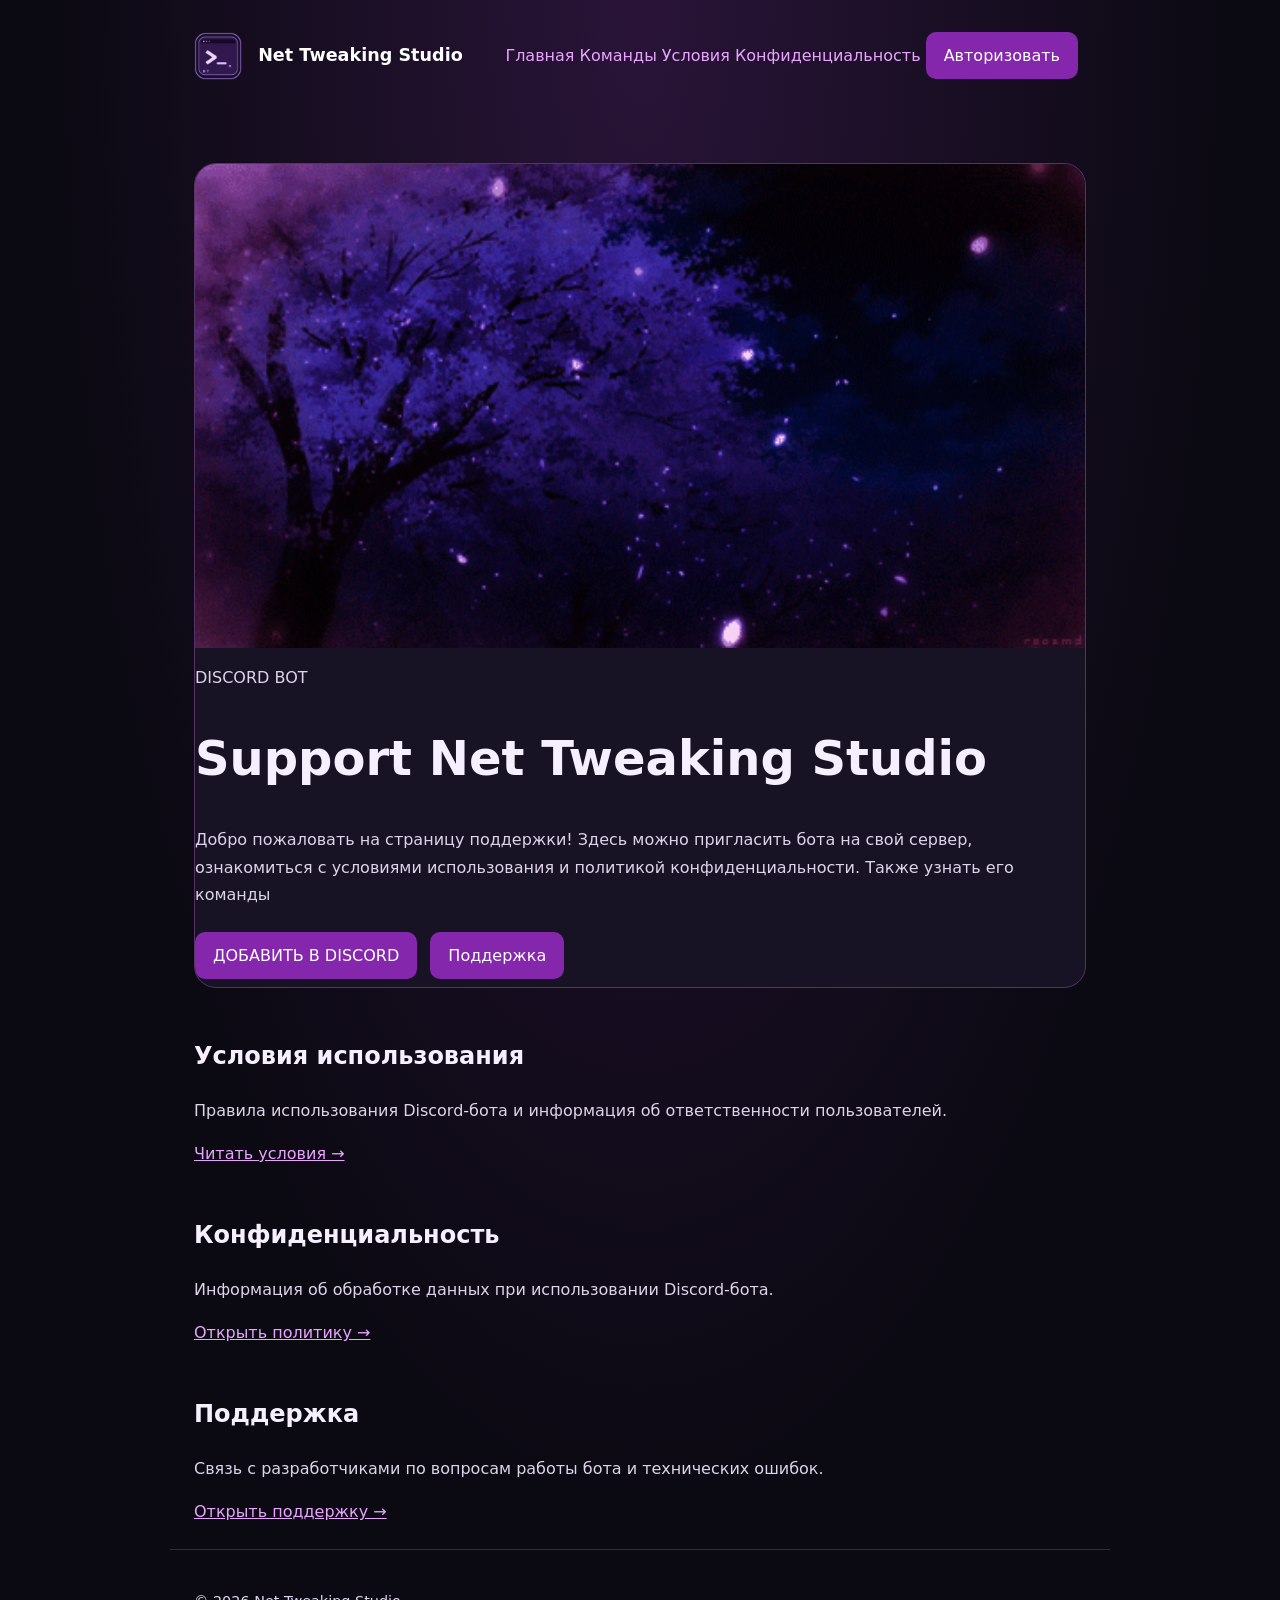
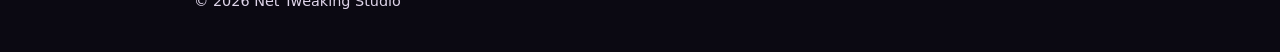
<file: index.html>
<!DOCTYPE html>
<html lang="ru">
<head>
  <meta charset="UTF-8">
  <meta name="viewport"
        content="width=device-width, initial-scale=1.0">

  <meta name="description"
        content="Официальная страница Discord-бота Support Net Tweaking Studio">

  <title>Net Tweaking Studio | Support Bot</title>

  <link rel="icon" href="assets/logo.png">
  <link rel="stylesheet" href="style.css">
</head>

<body>

  <header class="site-header">
    <nav class="navigation">
      <a class="brand" href="index.html">
        <img src="assets/logo.png"
             alt="NT Studio"
             class="logo">
        <span>Net Tweaking Studio</span>
      </a>

      <div class="nav-links">
        <a href="https://ripworldzeeeero.github.io/nt-support-bot/">Главная</a>
        <a href="https://ripworldzeeeero.github.io/nt-support-bot/commands.html">Команды</a>
        <a href="https://ripworldzeeeero.github.io/nt-support-bot/terms.html">Условия</a>
        <a href="https://ripworldzeeeero.github.io/nt-support-bot/privacy.html">Конфиденциальность</a>
        <a class="button button-discord" href="https://discord.com/oauth2/authorize?client_id=1554139814817964043&amp;scope=bot%20applications.commands&amp;permissions=0" target="_blank" rel="noopener noreferrer">Авторизовать</a>
      </div>
    </nav>
  </header>

  <main class="container">

    <section class="hero">

      <div class="banner">
        <img src="assets/banner.gif">
      </div>

      <div class="hero-content">

        <p class="eyebrow">DISCORD BOT</p>

        <h1>Support Net Tweaking Studio</h1>

        <p class="subtitle">

        </p>

        <p>
          Добро пожаловать на страницу поддержки!
          Здесь можно пригласить бота на свой сервер,
          ознакомиться с условиями использования
          и политикой конфиденциальности. Также узнать его команды
        </p>

        <div class="actions">

          <a
            class="button button-discord"
            href="https://discord.com/oauth2/authorize?client_id=1554139814817964043&amp;scope=bot%20applications.commands&amp;permissions=0"
            target="_blank"
            rel="noopener noreferrer">
            ДОБАВИТЬ В DISCORD
          </a>

          <a class="button button-secondary"
             href="https://ripworldzeeeero.github.io/nt-support-bot/support.html">
            Поддержка
          </a>

        </div>

      </div>

    </section>

    <section class="info-grid">

      <article class="info-card">
        <h2>Условия использования</h2>
        <p>
          Правила использования Discord-бота
          и информация об ответственности пользователей.
        </p>
        <a href="https://ripworldzeeeero.github.io/nt-support-bot/terms.html">Читать условия →</a>
      </article>

      <article class="info-card">
        <h2>Конфиденциальность</h2>
        <p>
          Информация об обработке данных
          при использовании Discord-бота.
        </p>
        <a href="https://ripworldzeeeero.github.io/nt-support-bot/privacy.html">Открыть политику →</a>
      </article>

      <article class="info-card">
        <h2>Поддержка</h2>
        <p>
          Связь с разработчиками по вопросам
          работы бота и технических ошибок.
        </p>
        <a href="https://ripworldzeeeero.github.io/nt-support-bot/support.html">Открыть поддержку →</a>
      </article>

    </section>

  </main>

  <footer class="site-footer">
    <p>© 2026 Net Tweaking Studio</p>
  </footer>

</body>
</html>
</file>
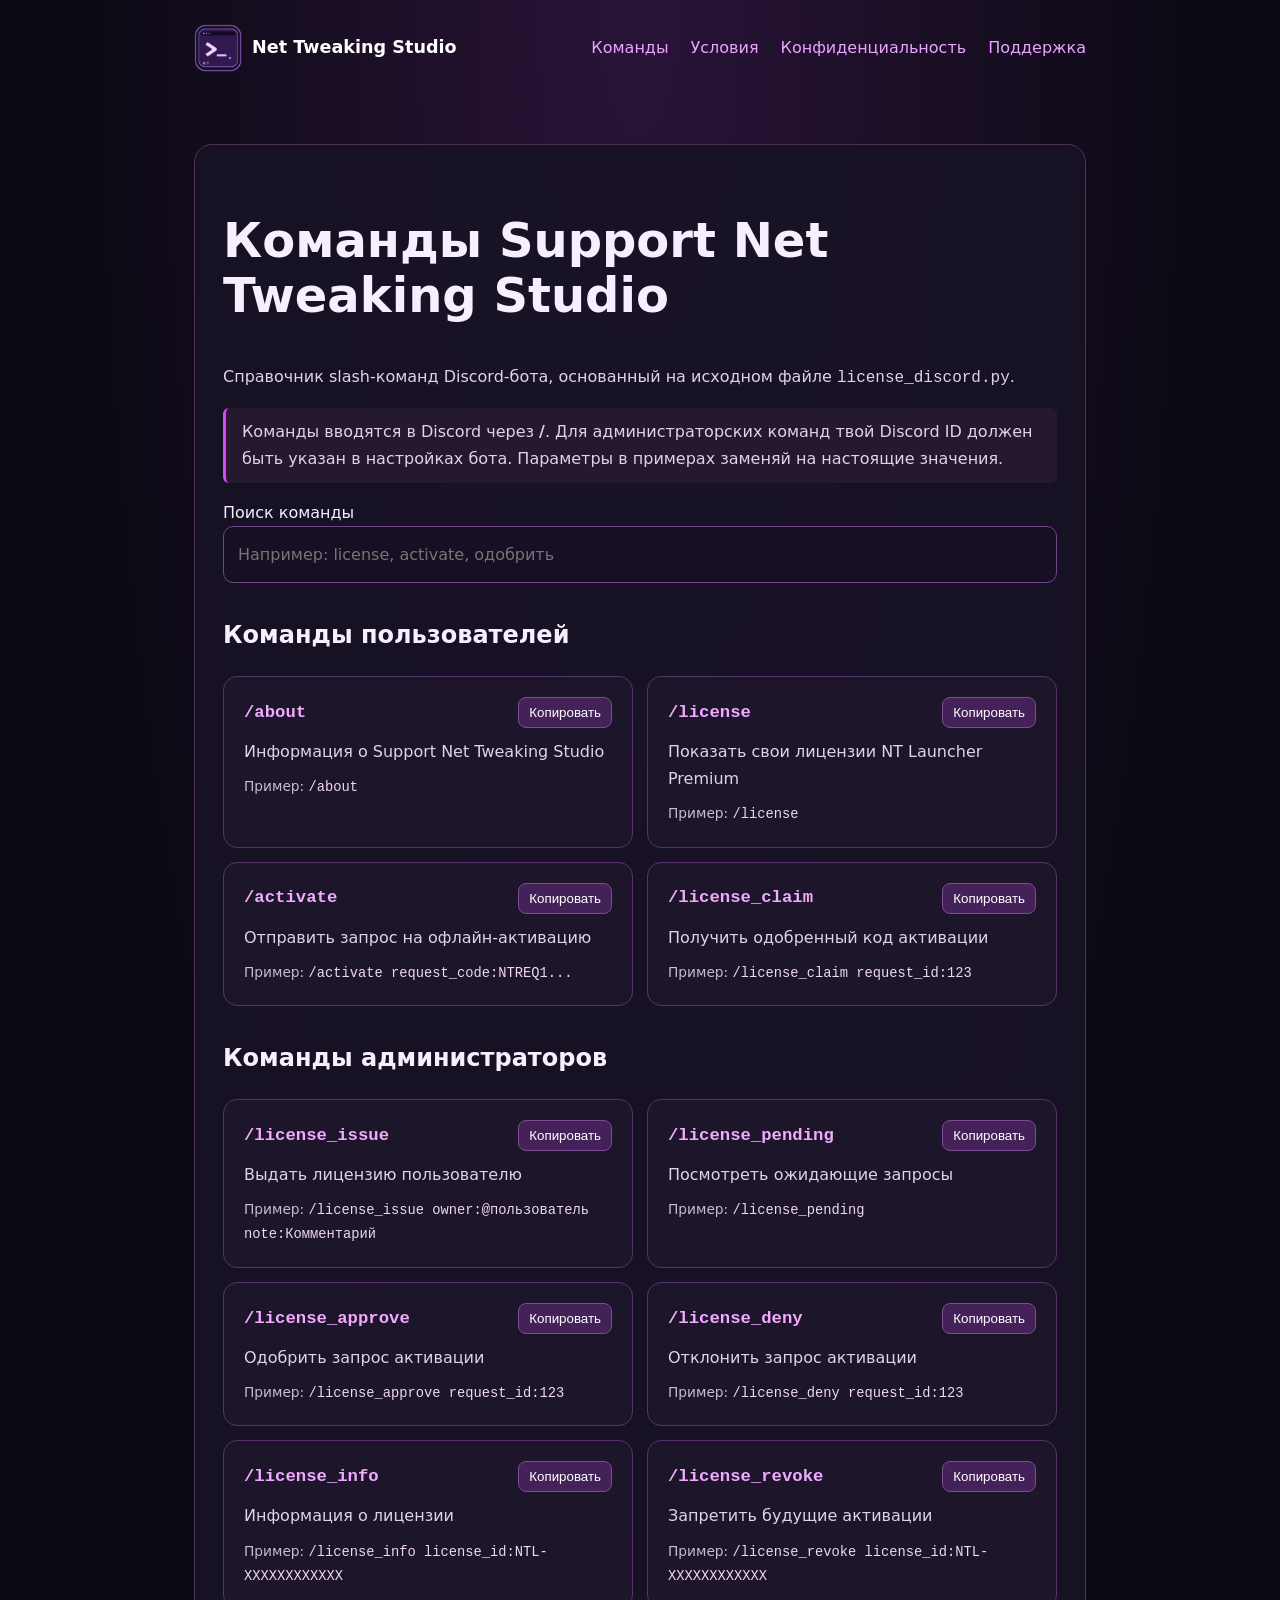
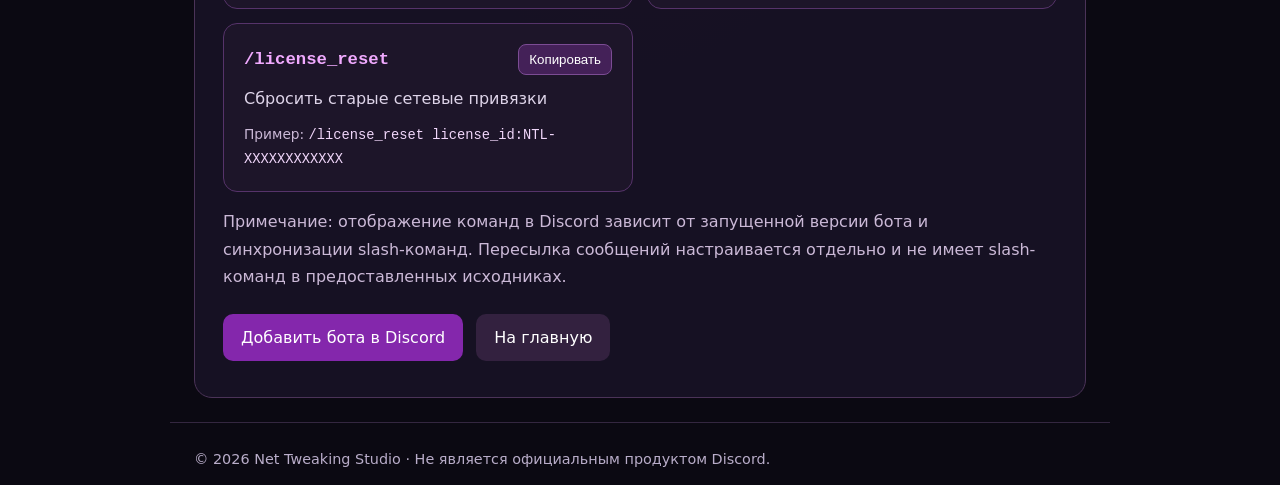
<file: commands.html>
<!doctype html>
<html lang="ru"><head><meta charset="utf-8"><meta name="viewport" content="width=device-width,initial-scale=1">
<meta name="description" content="Команды Discord-бота Support Net Tweaking Studio: лицензии, активация и администрирование.">
<title>Команды бота — Support Net Tweaking Studio</title>
<link rel="icon" href="assets/logo.png"><link rel="stylesheet" href="style.css">
<style>
.commands-intro{margin-top:24px}.command-grid{display:grid;grid-template-columns:repeat(auto-fit,minmax(min(100%,320px),1fr));gap:14px;margin-top:20px}
.command-card{background:#1d1529;border:1px solid #56336a;border-radius:14px;padding:20px;min-width:0}
.command-head{display:flex;justify-content:space-between;align-items:center;gap:8px;flex-wrap:wrap}
.command-head code{font-size:1.08rem;color:#f1aaff;font-weight:700}
.copy{background:#442158;color:#fff;border:1px solid #7c4c94;border-radius:8px;padding:7px 10px;cursor:pointer}
.copy:hover{background:#69328a}.example{font-size:.86rem;color:#cbb9d7;overflow-wrap:anywhere}
.example code{color:#f0d6fa}.command-card p{margin:10px 0}.search{width:100%;padding:14px;background:#170f23;color:white;border:1px solid #73458a;border-radius:10px;font:inherit}
.section-heading{margin-top:32px}.hint{color:#cbb9d7}
</style></head><body>
<header><nav><a class="brand" href="index.html"><img class="logo" src="assets/logo.png" alt="NT">Net Tweaking Studio</a><a href="commands.html" aria-current="page">Команды</a><a href="terms.html">Условия</a><a href="privacy.html">Конфиденциальность</a><a href="support.html">Поддержка</a></nav></header>
<main><section class="document commands-intro">
<h1>Команды Support Net Tweaking Studio</h1>
<p>Справочник slash-команд Discord-бота, основанный на исходном файле <code>license_discord.py</code>.</p>
<p class="notice">Команды вводятся в Discord через <strong>/</strong>. Для администраторских команд твой Discord ID должен быть указан в настройках бота. Параметры в примерах заменяй на настоящие значения.</p>
<label for="search">Поиск команды</label><input id="search" class="search" type="search" placeholder="Например: license, activate, одобрить">
<h2 class="section-heading">Команды пользователей</h2><div class="command-grid" id="public"><article class="command-card"><div class="command-head"><code>/about</code><button type="button" class="copy" data-copy="/about" aria-label="Скопировать команду">Копировать</button></div><p>Информация о Support Net Tweaking Studio</p><div class="example">Пример: <code>/about</code></div></article>
<article class="command-card"><div class="command-head"><code>/license</code><button type="button" class="copy" data-copy="/license" aria-label="Скопировать команду">Копировать</button></div><p>Показать свои лицензии NT Launcher Premium</p><div class="example">Пример: <code>/license</code></div></article>
<article class="command-card"><div class="command-head"><code>/activate</code><button type="button" class="copy" data-copy="/activate" aria-label="Скопировать команду">Копировать</button></div><p>Отправить запрос на офлайн-активацию</p><div class="example">Пример: <code>/activate request_code:NTREQ1...</code></div></article>
<article class="command-card"><div class="command-head"><code>/license_claim</code><button type="button" class="copy" data-copy="/license_claim" aria-label="Скопировать команду">Копировать</button></div><p>Получить одобренный код активации</p><div class="example">Пример: <code>/license_claim request_id:123</code></div></article></div>
<h2 class="section-heading">Команды администраторов</h2><div class="command-grid" id="admin"><article class="command-card"><div class="command-head"><code>/license_issue</code><button type="button" class="copy" data-copy="/license_issue" aria-label="Скопировать команду">Копировать</button></div><p>Выдать лицензию пользователю</p><div class="example">Пример: <code>/license_issue owner:@пользователь note:Комментарий</code></div></article>
<article class="command-card"><div class="command-head"><code>/license_pending</code><button type="button" class="copy" data-copy="/license_pending" aria-label="Скопировать команду">Копировать</button></div><p>Посмотреть ожидающие запросы</p><div class="example">Пример: <code>/license_pending</code></div></article>
<article class="command-card"><div class="command-head"><code>/license_approve</code><button type="button" class="copy" data-copy="/license_approve" aria-label="Скопировать команду">Копировать</button></div><p>Одобрить запрос активации</p><div class="example">Пример: <code>/license_approve request_id:123</code></div></article>
<article class="command-card"><div class="command-head"><code>/license_deny</code><button type="button" class="copy" data-copy="/license_deny" aria-label="Скопировать команду">Копировать</button></div><p>Отклонить запрос активации</p><div class="example">Пример: <code>/license_deny request_id:123</code></div></article>
<article class="command-card"><div class="command-head"><code>/license_info</code><button type="button" class="copy" data-copy="/license_info" aria-label="Скопировать команду">Копировать</button></div><p>Информация о лицензии</p><div class="example">Пример: <code>/license_info license_id:NTL-XXXXXXXXXXXX</code></div></article>
<article class="command-card"><div class="command-head"><code>/license_revoke</code><button type="button" class="copy" data-copy="/license_revoke" aria-label="Скопировать команду">Копировать</button></div><p>Запретить будущие активации</p><div class="example">Пример: <code>/license_revoke license_id:NTL-XXXXXXXXXXXX</code></div></article>
<article class="command-card"><div class="command-head"><code>/license_reset</code><button type="button" class="copy" data-copy="/license_reset" aria-label="Скопировать команду">Копировать</button></div><p>Сбросить старые сетевые привязки</p><div class="example">Пример: <code>/license_reset license_id:NTL-XXXXXXXXXXXX</code></div></article></div>
<p class="hint">Примечание: отображение команд в Discord зависит от запущенной версии бота и синхронизации slash-команд. Пересылка сообщений настраивается отдельно и не имеет slash-команд в предоставленных исходниках.</p>
<a class="button" href="https://discord.com/oauth2/authorize?client_id=1554139814817964043&amp;scope=bot%20applications.commands&amp;permissions=0" target="_blank" rel="noopener noreferrer">Добавить бота в Discord</a>
<a class="button secondary" href="index.html">На главную</a>
</section></main><footer>© 2026 Net Tweaking Studio · Не является официальным продуктом Discord.</footer>
<script>
const search=document.getElementById('search');
search.addEventListener('input',()=>{const q=search.value.trim().toLowerCase();document.querySelectorAll('.command-card').forEach(card=>{card.hidden=!card.textContent.toLowerCase().includes(q)})});
document.querySelectorAll('.copy').forEach(button=>button.addEventListener('click',async()=>{try{await navigator.clipboard.writeText(button.dataset.copy);button.textContent='Скопировано';setTimeout(()=>button.textContent='Копировать',1300)}catch(e){button.textContent='Выдели команду'}}));
</script></body></html>
</file>
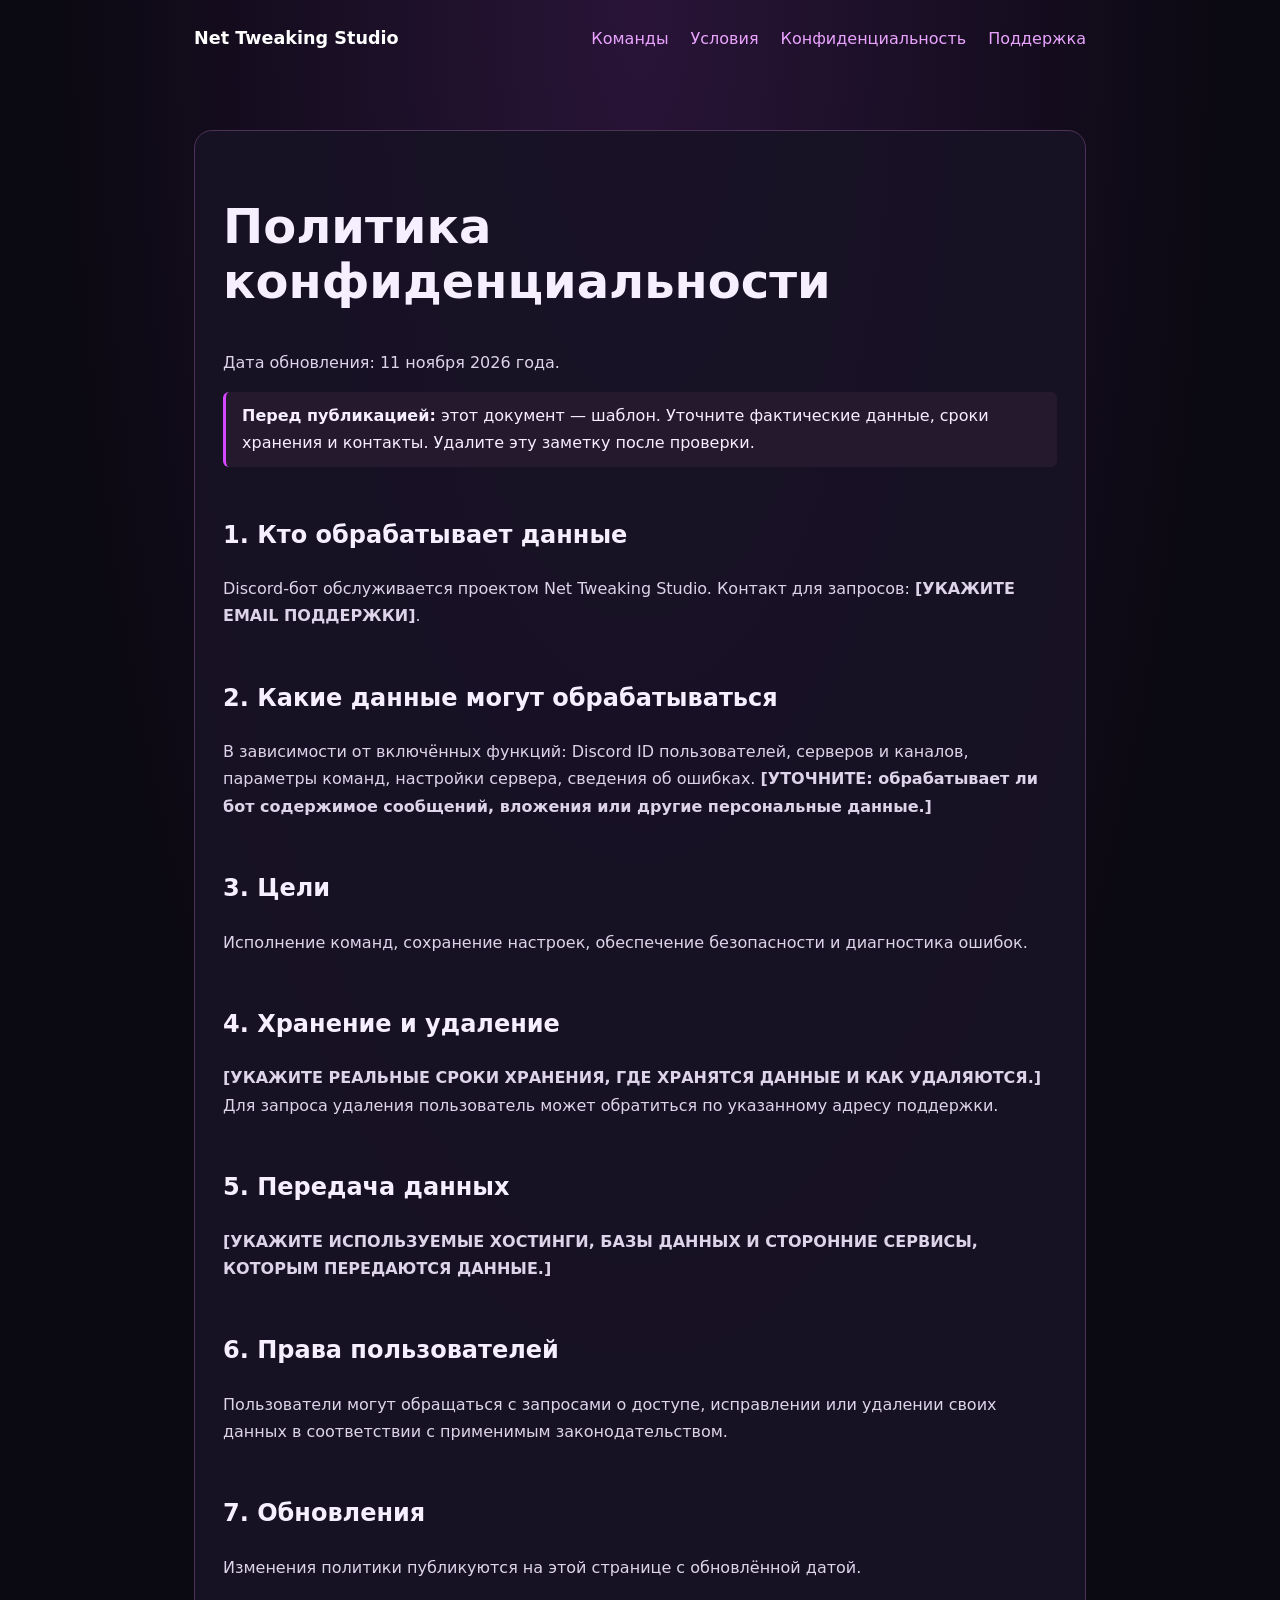
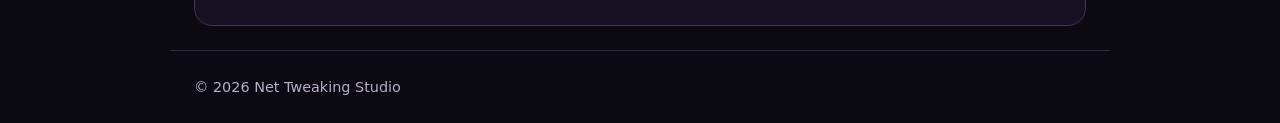
<file: privacy.html>
<!doctype html><html lang="ru"><head><meta charset="utf-8"><meta name="viewport" content="width=device-width,initial-scale=1"><title>Политика конфиденциальности — Net Tweaking Studio</title><link rel="stylesheet" href="style.css"></head><body><header><nav><a class="brand" href="index.html">Net Tweaking Studio</a><a href="commands.html">Команды</a><a href="terms.html">Условия</a><a href="privacy.html">Конфиденциальность</a><a href="support.html">Поддержка</a></nav></header><main><article class="document"><h1>Политика конфиденциальности</h1><p>Дата обновления: 11 ноября 2026 года.</p><div class="notice"><strong>Перед публикацией:</strong> этот документ — шаблон. Уточните фактические данные, сроки хранения и контакты. Удалите эту заметку после проверки.</div><h2>1. Кто обрабатывает данные</h2><p>Discord-бот обслуживается проектом Net Tweaking Studio. Контакт для запросов: <strong>[УКАЖИТЕ EMAIL ПОДДЕРЖКИ]</strong>.</p><h2>2. Какие данные могут обрабатываться</h2><p>В зависимости от включённых функций: Discord ID пользователей, серверов и каналов, параметры команд, настройки сервера, сведения об ошибках. <strong>[УТОЧНИТЕ: обрабатывает ли бот содержимое сообщений, вложения или другие персональные данные.]</strong></p><h2>3. Цели</h2><p>Исполнение команд, сохранение настроек, обеспечение безопасности и диагностика ошибок.</p><h2>4. Хранение и удаление</h2><p><strong>[УКАЖИТЕ РЕАЛЬНЫЕ СРОКИ ХРАНЕНИЯ, ГДЕ ХРАНЯТСЯ ДАННЫЕ И КАК УДАЛЯЮТСЯ.]</strong> Для запроса удаления пользователь может обратиться по указанному адресу поддержки.</p><h2>5. Передача данных</h2><p><strong>[УКАЖИТЕ ИСПОЛЬЗУЕМЫЕ ХОСТИНГИ, БАЗЫ ДАННЫХ И СТОРОННИЕ СЕРВИСЫ, КОТОРЫМ ПЕРЕДАЮТСЯ ДАННЫЕ.]</strong></p><h2>6. Права пользователей</h2><p>Пользователи могут обращаться с запросами о доступе, исправлении или удалении своих данных в соответствии с применимым законодательством.</p><h2>7. Обновления</h2><p>Изменения политики публикуются на этой странице с обновлённой датой.</p></article></main><footer>© 2026 Net Tweaking Studio</footer></body></html>
</file>
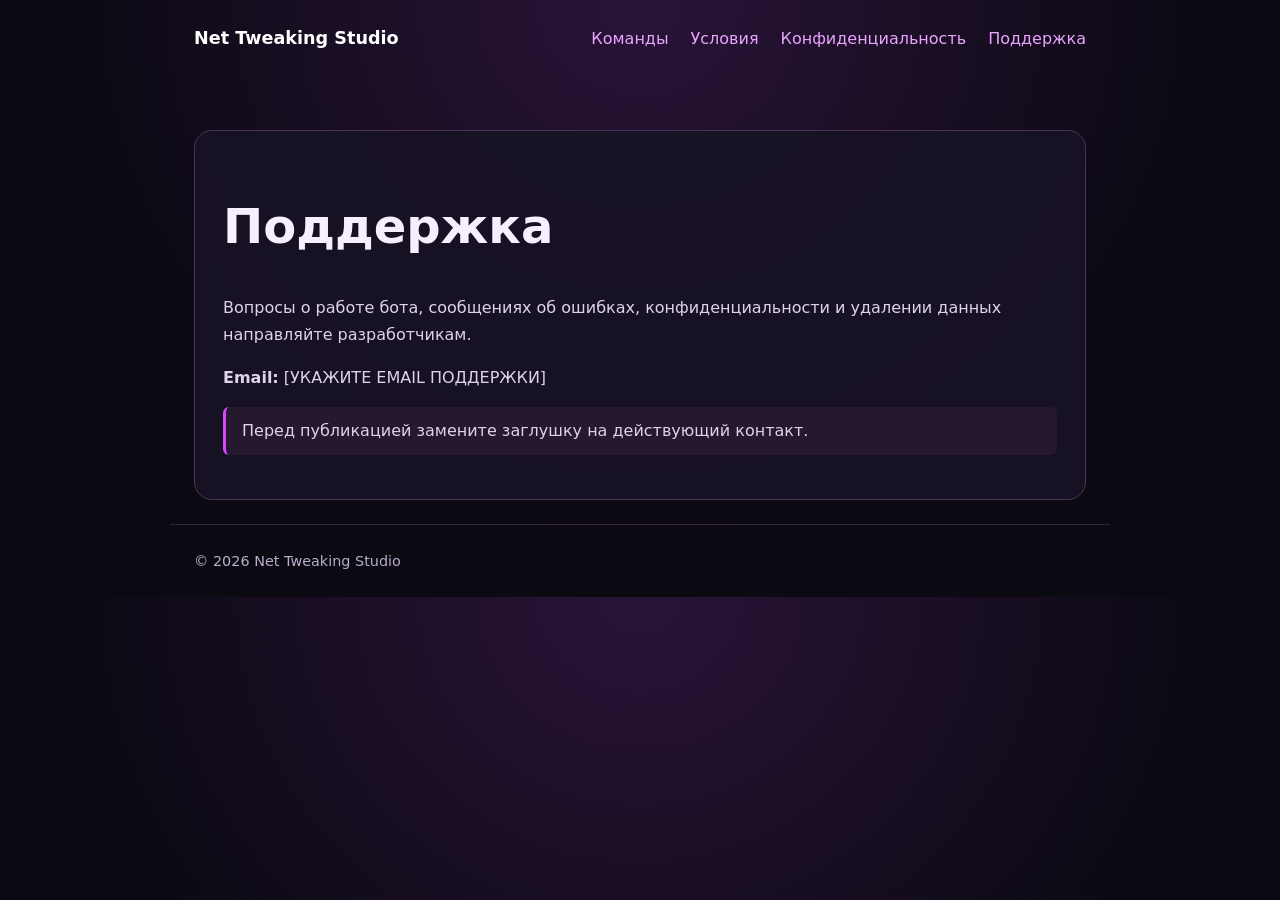
<file: support.html>
<!doctype html><html lang="ru"><head><meta charset="utf-8"><meta name="viewport" content="width=device-width,initial-scale=1"><title>Поддержка — Net Tweaking Studio</title><link rel="stylesheet" href="style.css"></head><body><header><nav><a class="brand" href="index.html">Net Tweaking Studio</a><a href="commands.html">Команды</a><a href="terms.html">Условия</a><a href="privacy.html">Конфиденциальность</a><a href="support.html">Поддержка</a></nav></header><main><section class="document"><h1>Поддержка</h1><p>Вопросы о работе бота, сообщениях об ошибках, конфиденциальности и удалении данных направляйте разработчикам.</p><p><strong>Email:</strong> [УКАЖИТЕ EMAIL ПОДДЕРЖКИ]</p><p class="notice">Перед публикацией замените заглушку на действующий контакт.</p></section></main><footer>© 2026 Net Tweaking Studio</footer></body></html>
</file>
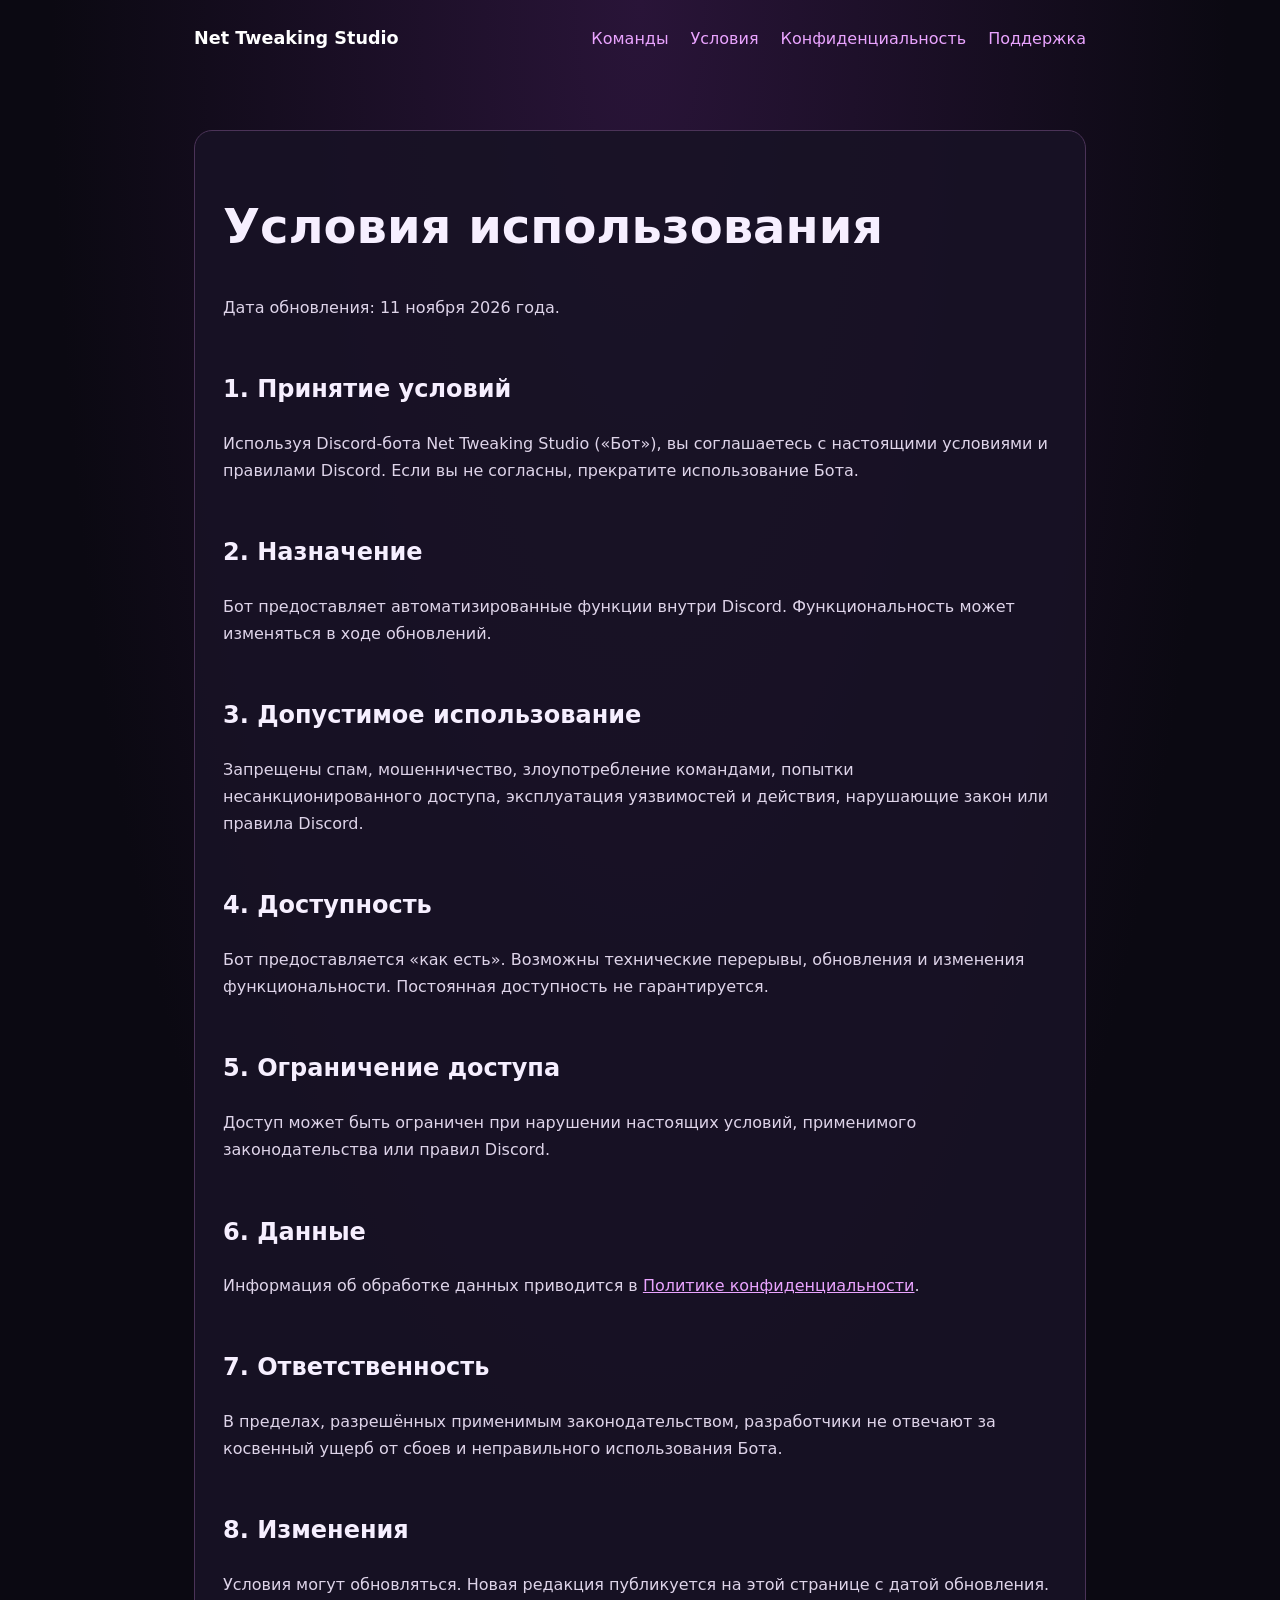
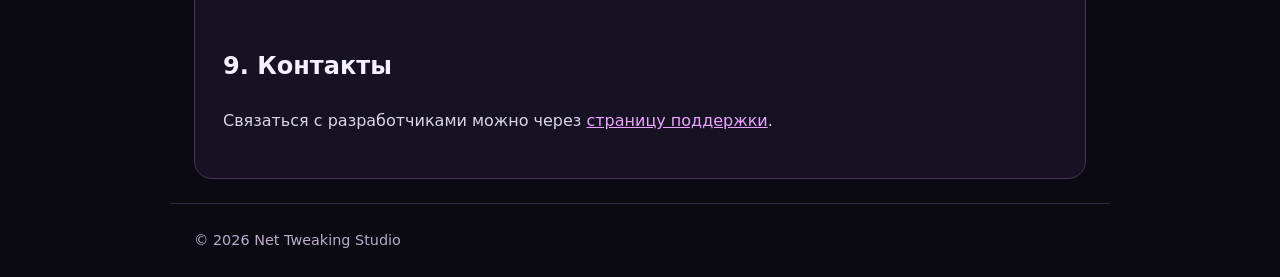
<file: terms.html>
<!doctype html><html lang="ru"><head><meta charset="utf-8"><meta name="viewport" content="width=device-width,initial-scale=1"><title>Условия использования — Net Tweaking Studio</title><link rel="stylesheet" href="style.css"></head><body><header><nav><a class="brand" href="index.html">Net Tweaking Studio</a><a href="commands.html">Команды</a><a href="terms.html">Условия</a><a href="privacy.html">Конфиденциальность</a><a href="support.html">Поддержка</a></nav></header><main><article class="document"><h1>Условия использования</h1><p>Дата обновления: 11 ноября 2026 года.</p><h2>1. Принятие условий</h2><p>Используя Discord-бота Net Tweaking Studio («Бот»), вы соглашаетесь с настоящими условиями и правилами Discord. Если вы не согласны, прекратите использование Бота.</p><h2>2. Назначение</h2><p>Бот предоставляет автоматизированные функции внутри Discord. Функциональность может изменяться в ходе обновлений.</p><h2>3. Допустимое использование</h2><p>Запрещены спам, мошенничество, злоупотребление командами, попытки несанкционированного доступа, эксплуатация уязвимостей и действия, нарушающие закон или правила Discord.</p><h2>4. Доступность</h2><p>Бот предоставляется «как есть». Возможны технические перерывы, обновления и изменения функциональности. Постоянная доступность не гарантируется.</p><h2>5. Ограничение доступа</h2><p>Доступ может быть ограничен при нарушении настоящих условий, применимого законодательства или правил Discord.</p><h2>6. Данные</h2><p>Информация об обработке данных приводится в <a href="privacy.html">Политике конфиденциальности</a>.</p><h2>7. Ответственность</h2><p>В пределах, разрешённых применимым законодательством, разработчики не отвечают за косвенный ущерб от сбоев и неправильного использования Бота.</p><h2>8. Изменения</h2><p>Условия могут обновляться. Новая редакция публикуется на этой странице с датой обновления.</p><h2>9. Контакты</h2><p>Связаться с разработчиками можно через <a href="support.html">страницу поддержки</a>.</p></article></main><footer>© 2026 Net Tweaking Studio</footer></body></html>
</file>
<file: style.css>
:root{color-scheme:dark;--bg:#0b0912;--panel:#181225;--ink:#f6efff;--muted:#b9adc9;--accent:#d648ff}*{box-sizing:border-box}body{margin:0;font:16px/1.7 system-ui,-apple-system,Segoe UI,sans-serif;background:radial-gradient(ellipse at top,#291438,#0b0912 65%);color:var(--ink)}a{color:#eaa4ff}header,main,footer{max-width:940px;margin:auto;padding:24px}nav{display:flex;gap:22px;align-items:center;flex-wrap:wrap}nav a{text-decoration:none}nav a:hover{text-decoration:underline}.brand{font-weight:800;font-size:1.1rem;margin-right:auto;color:white}.hero{margin-top:28px;border:1px solid #553365;border-radius:22px;overflow:hidden;background:var(--panel)}.hero img{width:100%;display:block}.content{padding:28px}h1{font-size:clamp(1.9rem,4vw,3rem);line-height:1.15}h2{margin-top:2em}p,li{color:#ded4e9}.button{display:inline-block;padding:10px 18px;background:#8427ac;color:white;text-decoration:none;border-radius:10px;margin:8px 8px 8px 0}.button.secondary{background:#33213f}.notice{border-left:3px solid var(--accent);padding:10px 16px;background:#25192e;border-radius:6px}footer{color:var(--muted);font-size:.9rem;border-top:1px solid #342740}.logo{width:48px;vertical-align:middle;margin-right:10px}.document{background:rgba(24,18,37,.9);border:1px solid #4b3358;border-radius:18px;padding:28px;margin-top:28px}ul{padding-left:24px}@media(max-width:500px){header,main,footer{padding:16px}.content,.document{padding:20px}}
</file>
